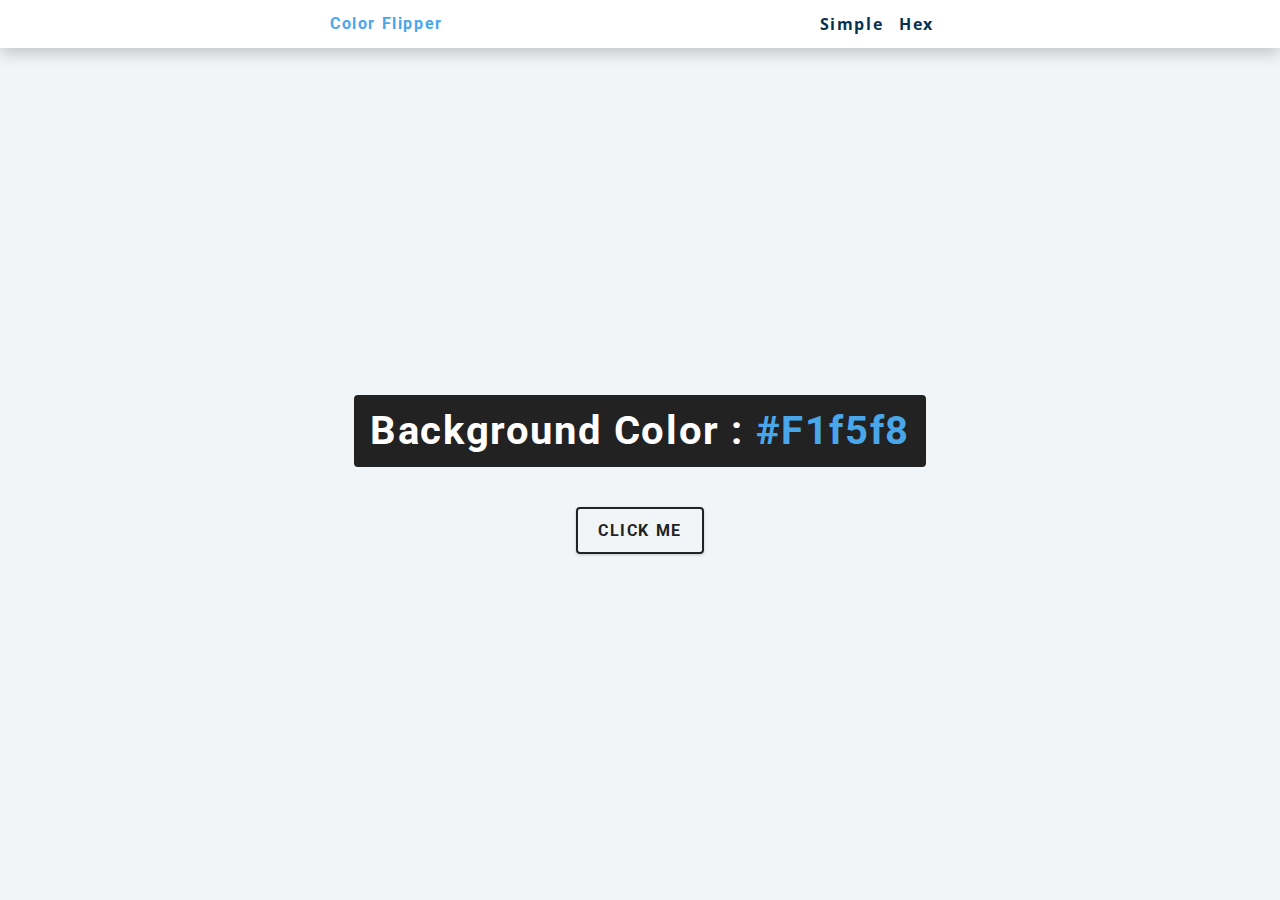
<file: 01-color-flipper/final/index.html>
<!DOCTYPE html>
<html lang="en">
  <head>
    <meta charset="UTF-8" />
    <meta name="viewport" content="width=device-width, initial-scale=1.0" />
    <title>Color Flipper || Simple</title>

    <!-- styles -->
    <link rel="stylesheet" href="styles.css" />
  </head>
  <body>
    <nav>
      <div class="nav-center">
        <h4>color flipper</h4>
        <ul class="nav-links">
          <li><a href="index.html">simple</a></li>
          <li><a href="hex.html">hex</a></li>
        </ul>
      </div>
    </nav>
    <main>
      <div class="container">
        <h2>background color : <span class="color">#f1f5f8</span></h2>
        <button class="btn btn-hero" id="btn">click me</button>
      </div>
    </main>
    <!-- javascript -->
    <script src="app.js"></script>
  </body>
</html>
</file>
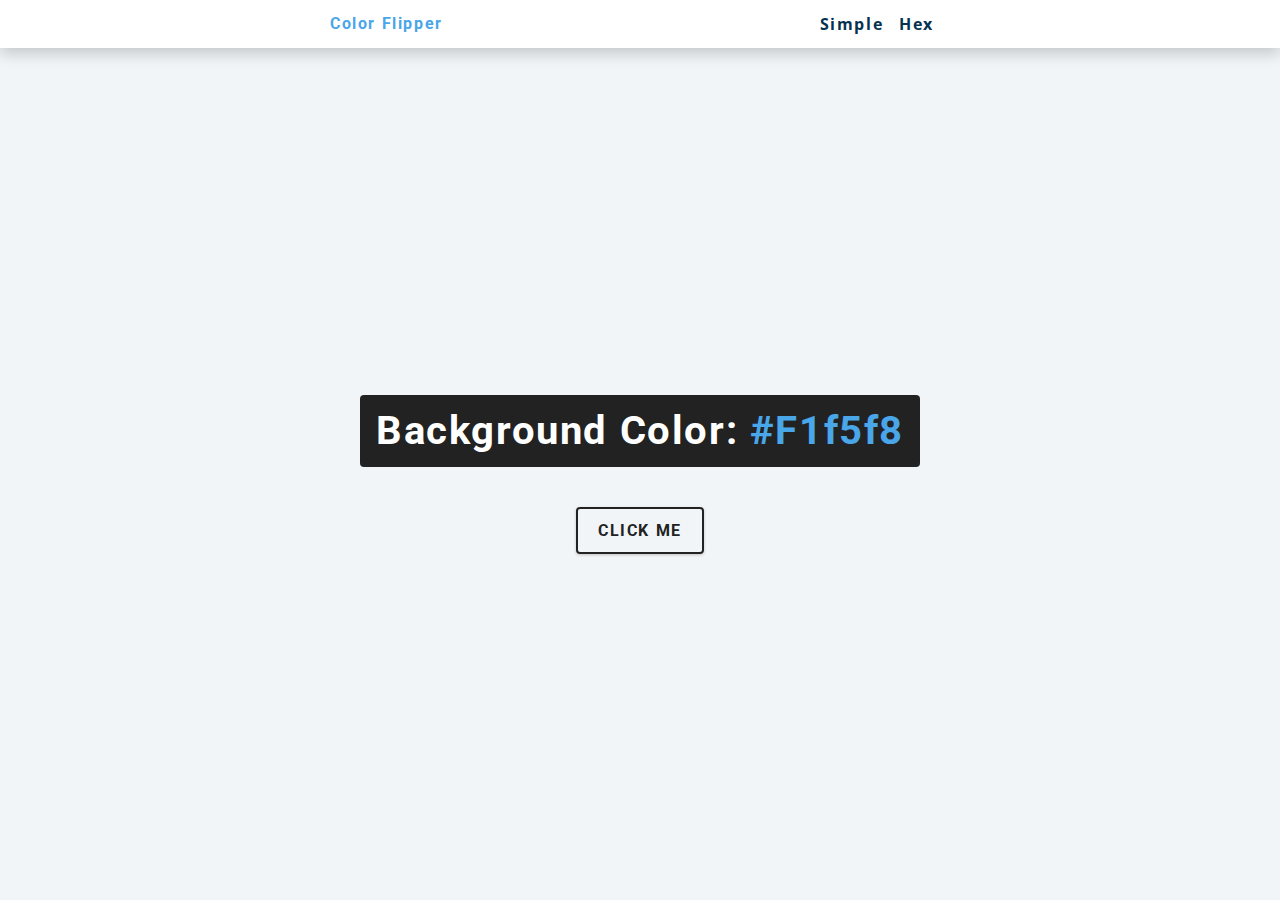
<file: 01-color-flipper/setup/index.html>
<!DOCTYPE html>
<html lang="en">
  <head>
    <meta charset="UTF-8" />
    <meta name="viewport" content="width=device-width, initial-scale=1.0" />
    <title>Color Flipper || Simple</title>

    <!-- styles -->
    <link rel="stylesheet" href="styles.css" />
  </head>
  <body>
    <!-- navbar -->
    <nav>
      <div class="nav-center">
        <h4>Color flipper</h4>
        <ul class="nav-links">
          <li><a href="index.htlm">Simple</a></li>
          <li><a href="hex.html">Hex</a></li>
        </ul>
      </div>
    </nav>
    <!-- main -->
    <main>
      <div class="container">
        <h2>Background color: <span class="color">#f1f5f8</span></h2>
        <button class="btn btn-hero" id="btn">Click me</button>
      </div>
    </main>

    <!-- javascript -->
    <script src="app.js"></script>
  </body>
</html>
</file>
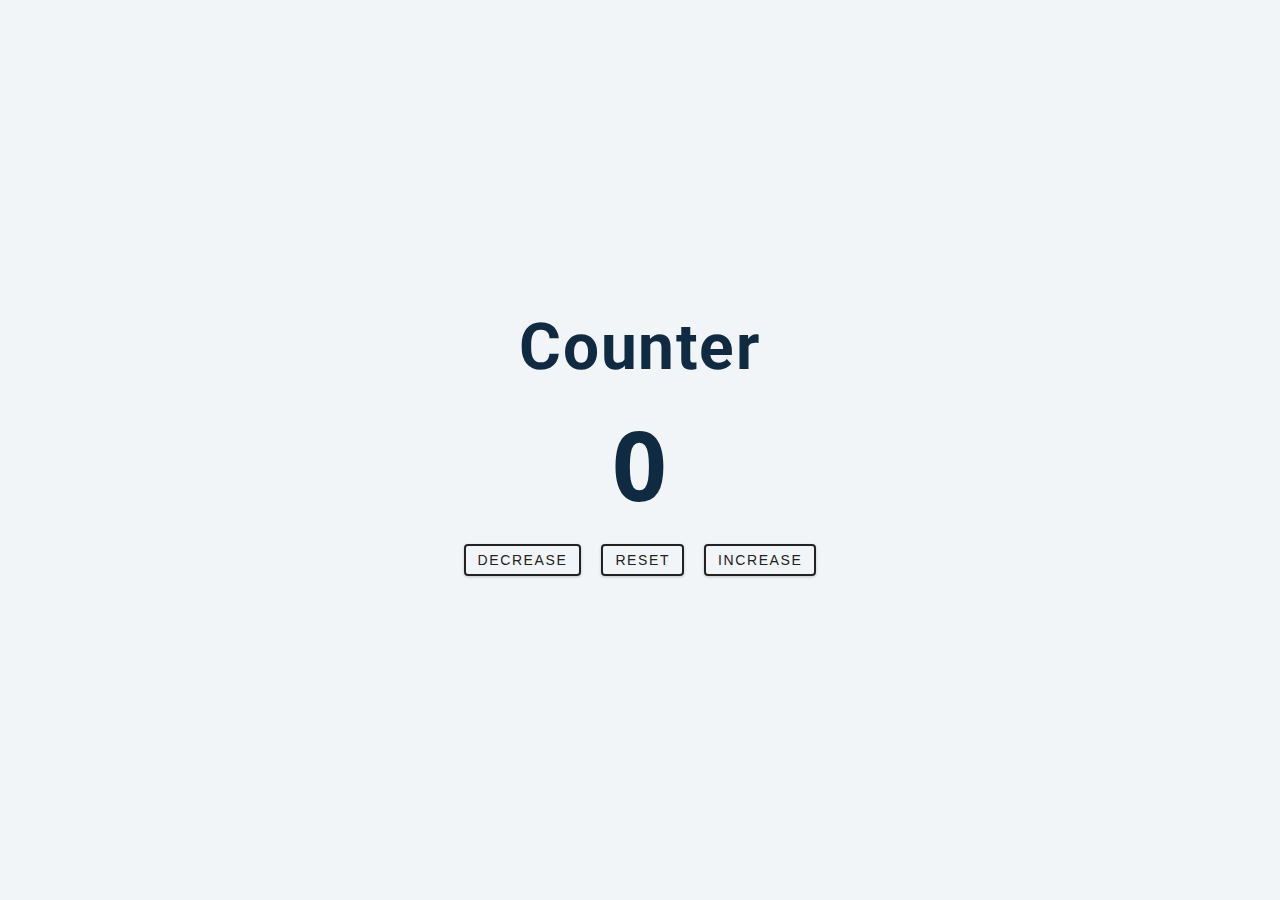
<file: 02-counter/final/index.html>
<!DOCTYPE html>
<html lang="en">
  <head>
    <meta charset="UTF-8" />
    <meta name="viewport" content="width=device-width, initial-scale=1.0" />
    <title>Counter</title>

    <!-- styles -->
    <link rel="stylesheet" href="styles.css" />
  </head>
  <body>
    <main>
      <div class="container">
        <h1>counter</h1>
        <span id="value">0</span>
        <div class="button-container">
          <button class="btn decrease">decrease</button>
          <button class="btn reset">reset</button>
          <button class="btn increase">increase</button>
        </div>
      </div>
    </main>
    <!-- javascript -->
    <script src="app.js"></script>
  </body>
</html>
</file>
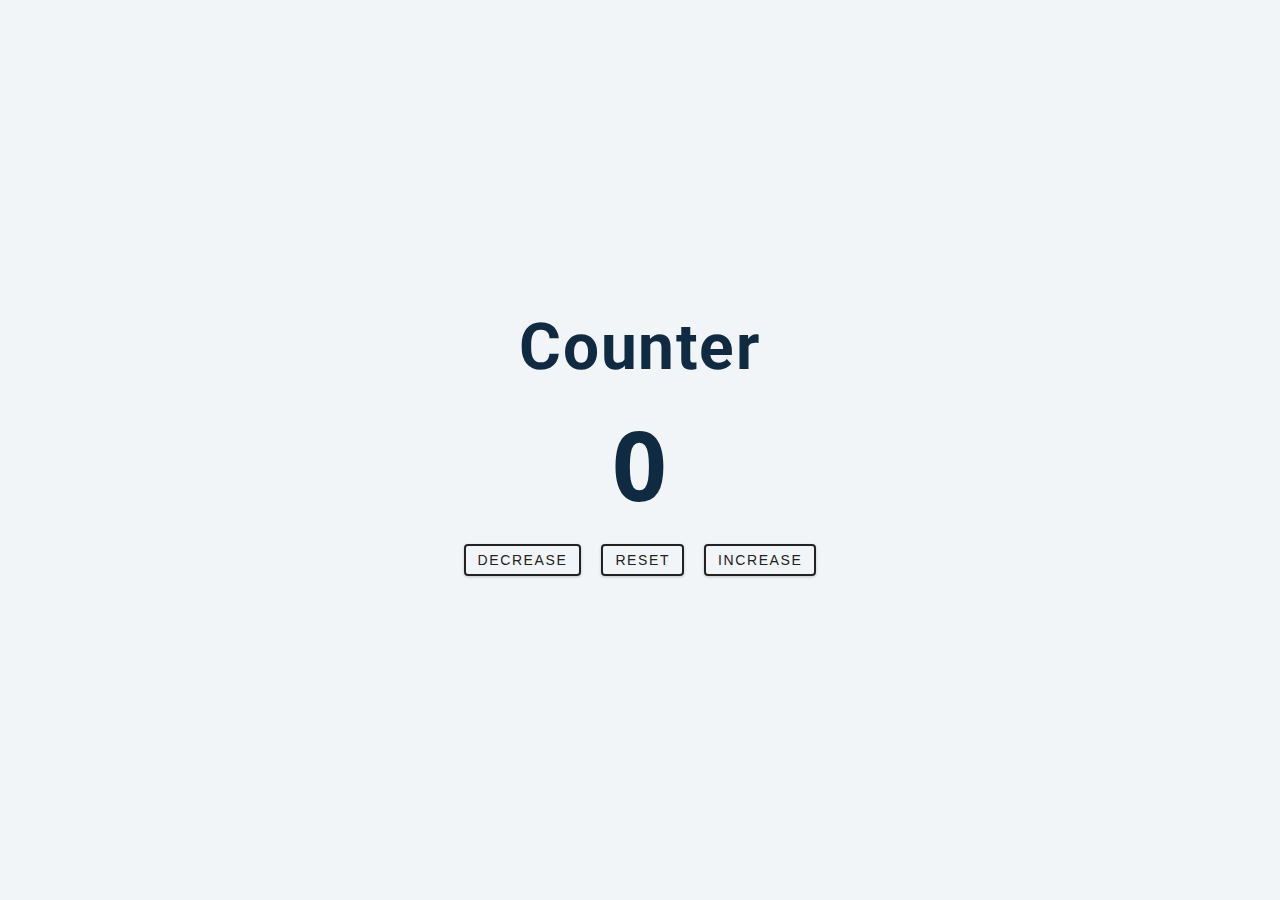
<file: 02-counter/setup/index.html>
<!DOCTYPE html>
<html lang="en">
  <head>
    <meta charset="UTF-8" />
    <meta name="viewport" content="width=device-width, initial-scale=1.0" />
    <title>Counter</title>

    <!-- styles -->
    <link rel="stylesheet" href="styles.css" />
  </head>
  <body>
    <main>
      <div class="container">
        <h1>counter</h1>
        <span id="value"> 0 </span>
        <div class="btn-container">
          <button class="btn decrease">Decrease</button>
          <button class="btn reset">Reset</button>
          <button class="btn increase">Increase</button>
        </div>
      </div>
    </main>
    <!-- javascript -->
    <script src="app.js"></script>
  </body>
</html>
</file>
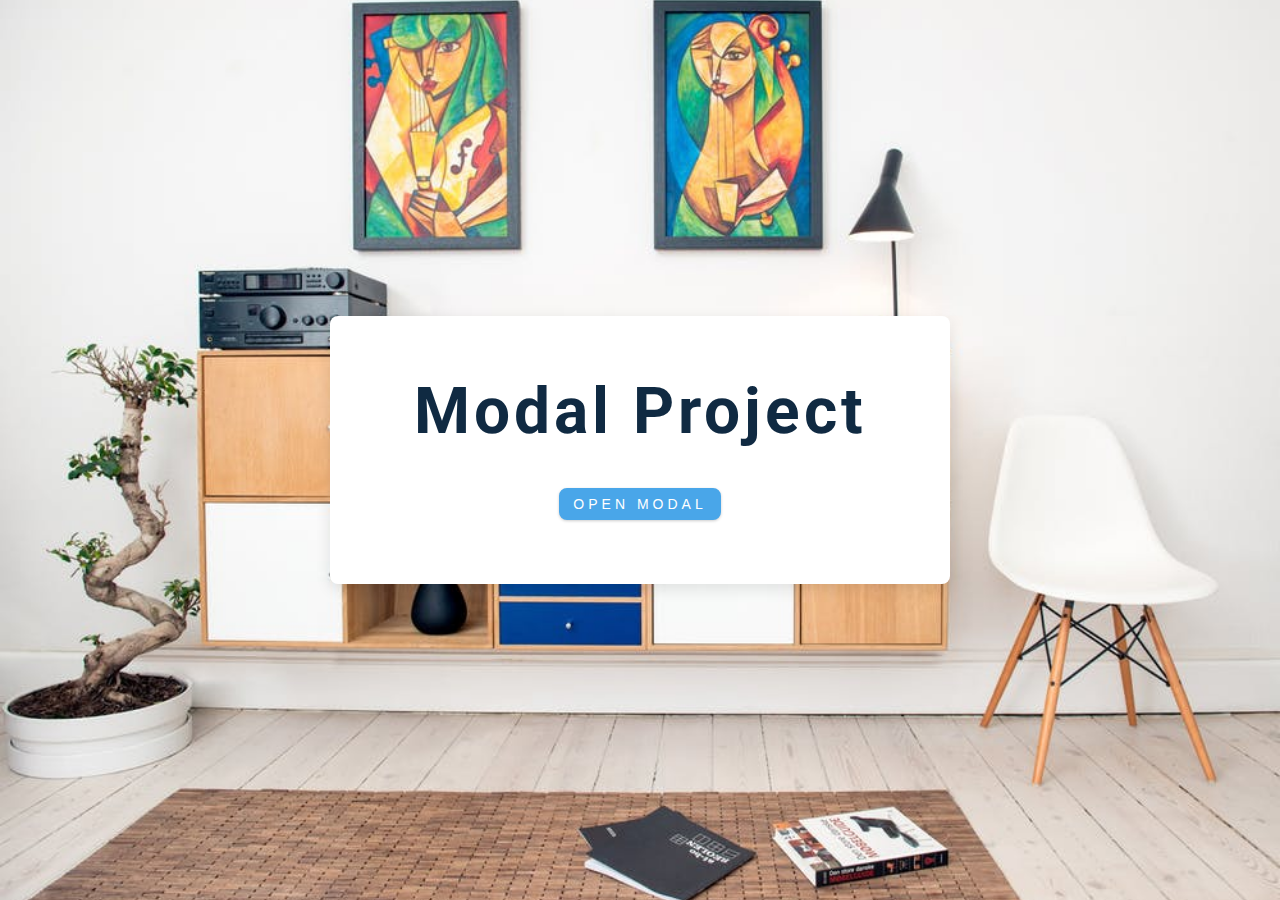
<file: 06-modal/final/index.html>
<!DOCTYPE html>
<html lang="en">
  <head>
    <meta charset="UTF-8" />
    <meta name="viewport" content="width=device-width, initial-scale=1.0" />
    <title>Modal</title>
    <!-- font-awesome -->
    <link
      rel="stylesheet"
      href="https://cdnjs.cloudflare.com/ajax/libs/font-awesome/5.14.0/css/all.min.css"
    />
    <!-- styles -->
    <link rel="stylesheet" href="styles.css" />
  </head>
  <body>
    <!-- hero -->
    <header class="hero">
      <div class="banner">
        <h1>modal project</h1>
        <button class="btn modal-btn">
          open modal
        </button>
      </div>
    </header>
    <!-- modal -->
    <div class="modal-overlay">
      <div class="modal-container">
        <h3>modal content</h3>
        <button class="close-btn"><i class="fas fa-times"></i></button>
      </div>
    </div>
    <!-- javascript -->
    <script src="app.js"></script>
  </body>
</html>
</file>
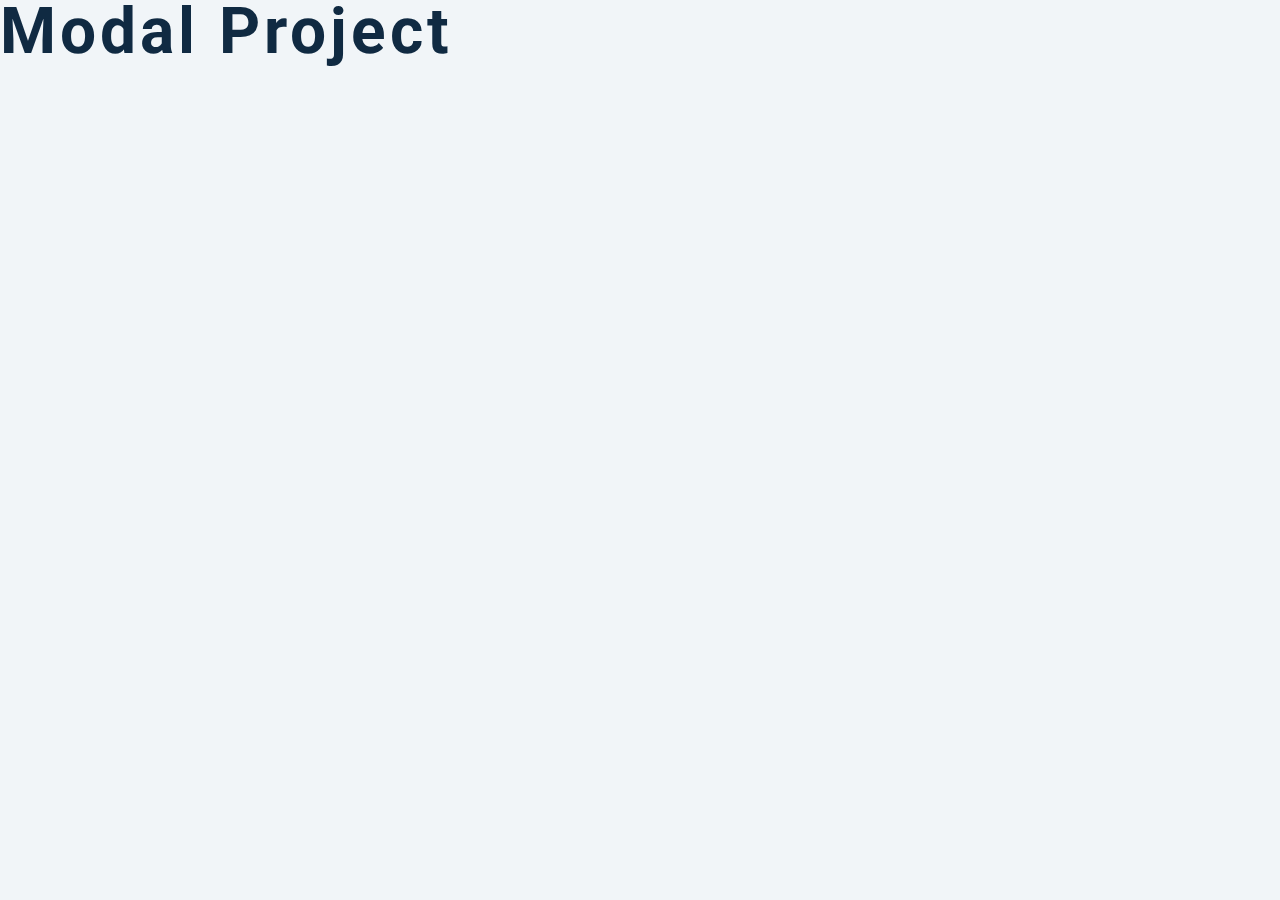
<file: 06-modal/setup/index.html>
<!DOCTYPE html>
<html lang="en">
  <head>
    <meta charset="UTF-8" />
    <meta name="viewport" content="width=device-width, initial-scale=1.0" />
    <title>Modal</title>
    <!-- font-awesome -->
    <link
      rel="stylesheet"
      href="https://cdnjs.cloudflare.com/ajax/libs/font-awesome/5.14.0/css/all.min.css"
    />
    <!-- styles -->
    <link rel="stylesheet" href="styles.css" />
  </head>
  <body>
    <h1>modal project</h1>
    <!-- javascript -->
    <script src="app.js"></script>
  </body>
</html>
</file>
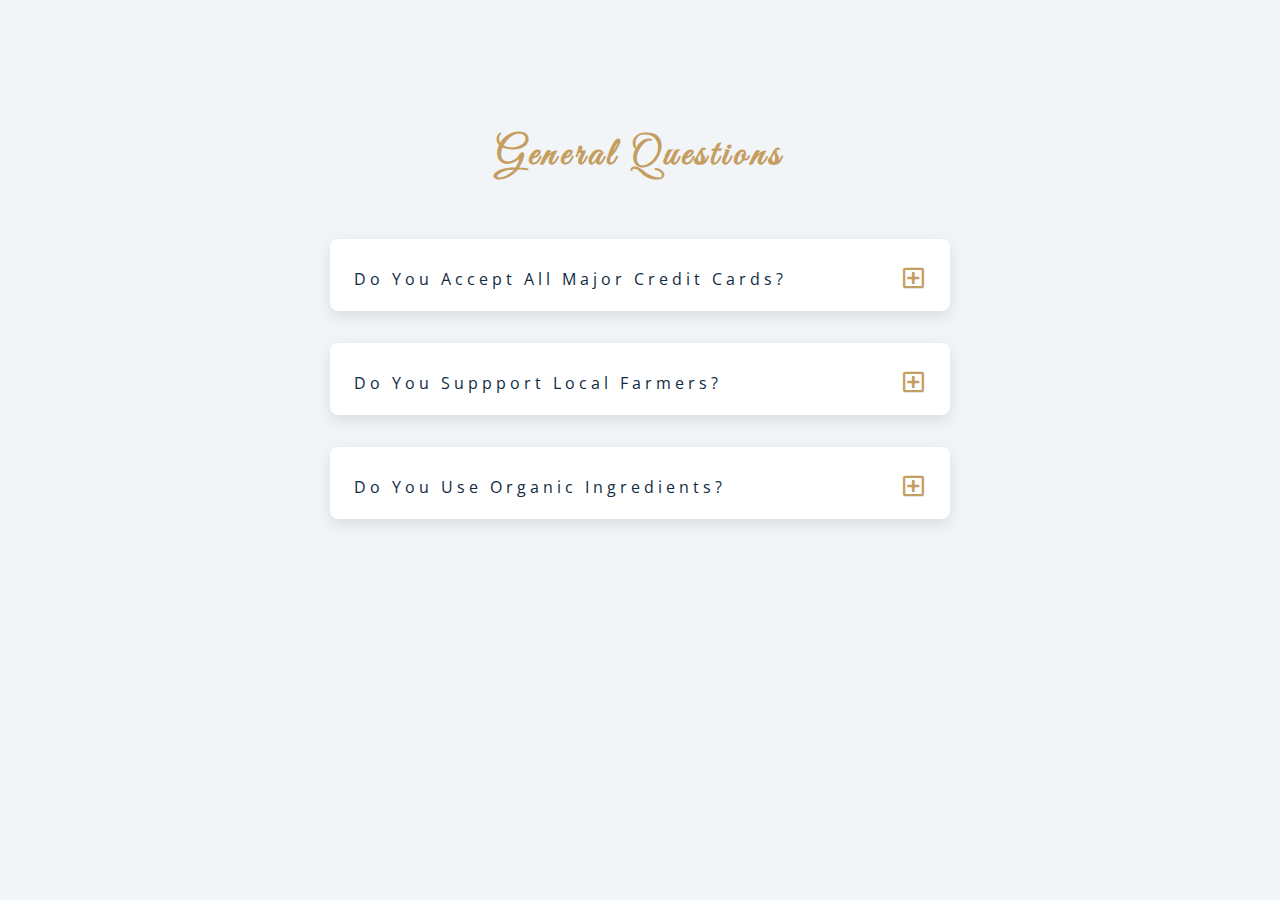
<file: 07-questions/final/index.html>
<!DOCTYPE html>
<html lang="en">
  <head>
    <meta charset="UTF-8" />
    <meta name="viewport" content="width=device-width, initial-scale=1.0" />
    <title>Q & A</title>
    <!-- font-awesome -->
    <link rel="stylesheet" href="https://cdnjs.cloudflare.com/ajax/libs/font-awesome/5.14.0/css/all.min.css" />
    <!-- extra fonts -->
    <link
      href="https://fonts.googleapis.com/css?family=Great+Vibes&display=swap"
      rel="stylesheet"
    />
    <!-- styles -->
    <link rel="stylesheet" href="styles.css" />
  </head>
  <body>
      <section class="questions">
        <!-- title -->
        <div class="title">
          <h2>general questions</h2>
        </div>
        <!-- questions -->
        <div class="section-center">
          <!-- single question -->
          <article class="question">
            <!-- question title -->
            <div class="question-title">
              <p>do you accept all major credit cards?</p>
              <button type="button" class="question-btn">
                <span class="plus-icon">
                  <i class="far fa-plus-square"></i>
                </span>
                <span class="minus-icon">
                  <i class="far fa-minus-square"></i>
                </span>
              </button>
            </div>
            <!-- question text -->
            <div class="question-text">
              <p>
                Lorem ipsum dolor sit amet, consectetur adipisicing elit. Est
                dolore illo dolores quia nemo doloribus quaerat, magni numquam
                repellat reprehenderit.
              </p>
            </div>
          </article>
          <!-- end of single question -->
          <!-- single question -->
          <article class="question">
            <!-- question title -->
            <div class="question-title">
              <p>do you suppport local farmers?</p>
              <button type="button" class="question-btn">
                <span class="plus-icon">
                  <i class="far fa-plus-square"></i>
                </span>
                <span class="minus-icon">
                  <i class="far fa-minus-square"></i>
                </span>
              </button>
            </div>
            <!-- question text -->
            <div class="question-text">
              <p>
                Lorem ipsum dolor sit amet, consectetur adipisicing elit. Est
                dolore illo dolores quia nemo doloribus quaerat, magni numquam
                repellat reprehenderit.
              </p>
            </div>
          </article>
          <!-- end of single question -->
          <!-- single question -->
          <article class="question">
            <!-- question title -->
            <div class="question-title">
              <p>do you use organic ingredients?</p>
              <!-- button -->
              <button type="button" class="question-btn">
                <span class="plus-icon">
                  <i class="far fa-plus-square"></i>
                </span>
                <span class="minus-icon">
                  <i class="far fa-minus-square"></i>
                </span>
              </button>
            </div>
            <!-- question text -->
            <div class="question-text">
              <p>
                Lorem ipsum dolor sit amet, consectetur adipisicing elit. Est
                dolore illo dolores quia nemo doloribus quaerat, magni numquam
                repellat reprehenderit.
              </p>
            </div>
          </article>
          <!-- end of single question -->
      </section>
    </main>
    <!-- javascript -->
    <script src="app.js"></script>
  </body>
</html>
</file>
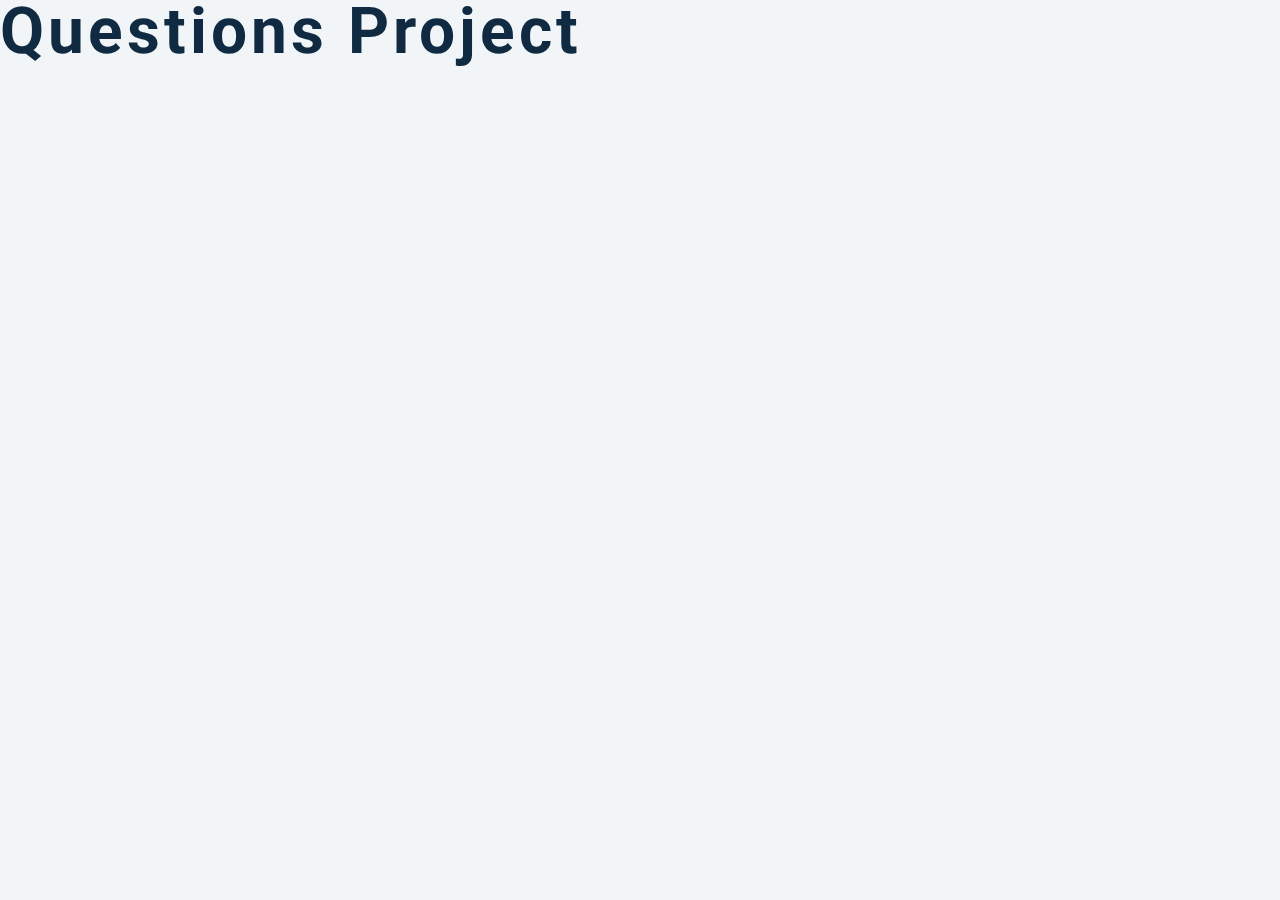
<file: 07-questions/setup/index.html>
<!DOCTYPE html>
<html lang="en">
  <head>
    <meta charset="UTF-8" />
    <meta name="viewport" content="width=device-width, initial-scale=1.0" />
    <title>Q & A</title>
    <!-- font-awesome -->
    <link
      rel="stylesheet"
      href="https://cdnjs.cloudflare.com/ajax/libs/font-awesome/5.14.0/css/all.min.css"
    />
    <!-- extra fonts -->
    <link
      href="https://fonts.googleapis.com/css?family=Great+Vibes&display=swap"
      rel="stylesheet"
    />
    <!-- styles -->
    <link rel="stylesheet" href="styles.css" />
  </head>
  <body>
    <h1>questions project</h1>
    <!-- javascript -->
    <script src="app.js"></script>
  </body>
</html>
</file>
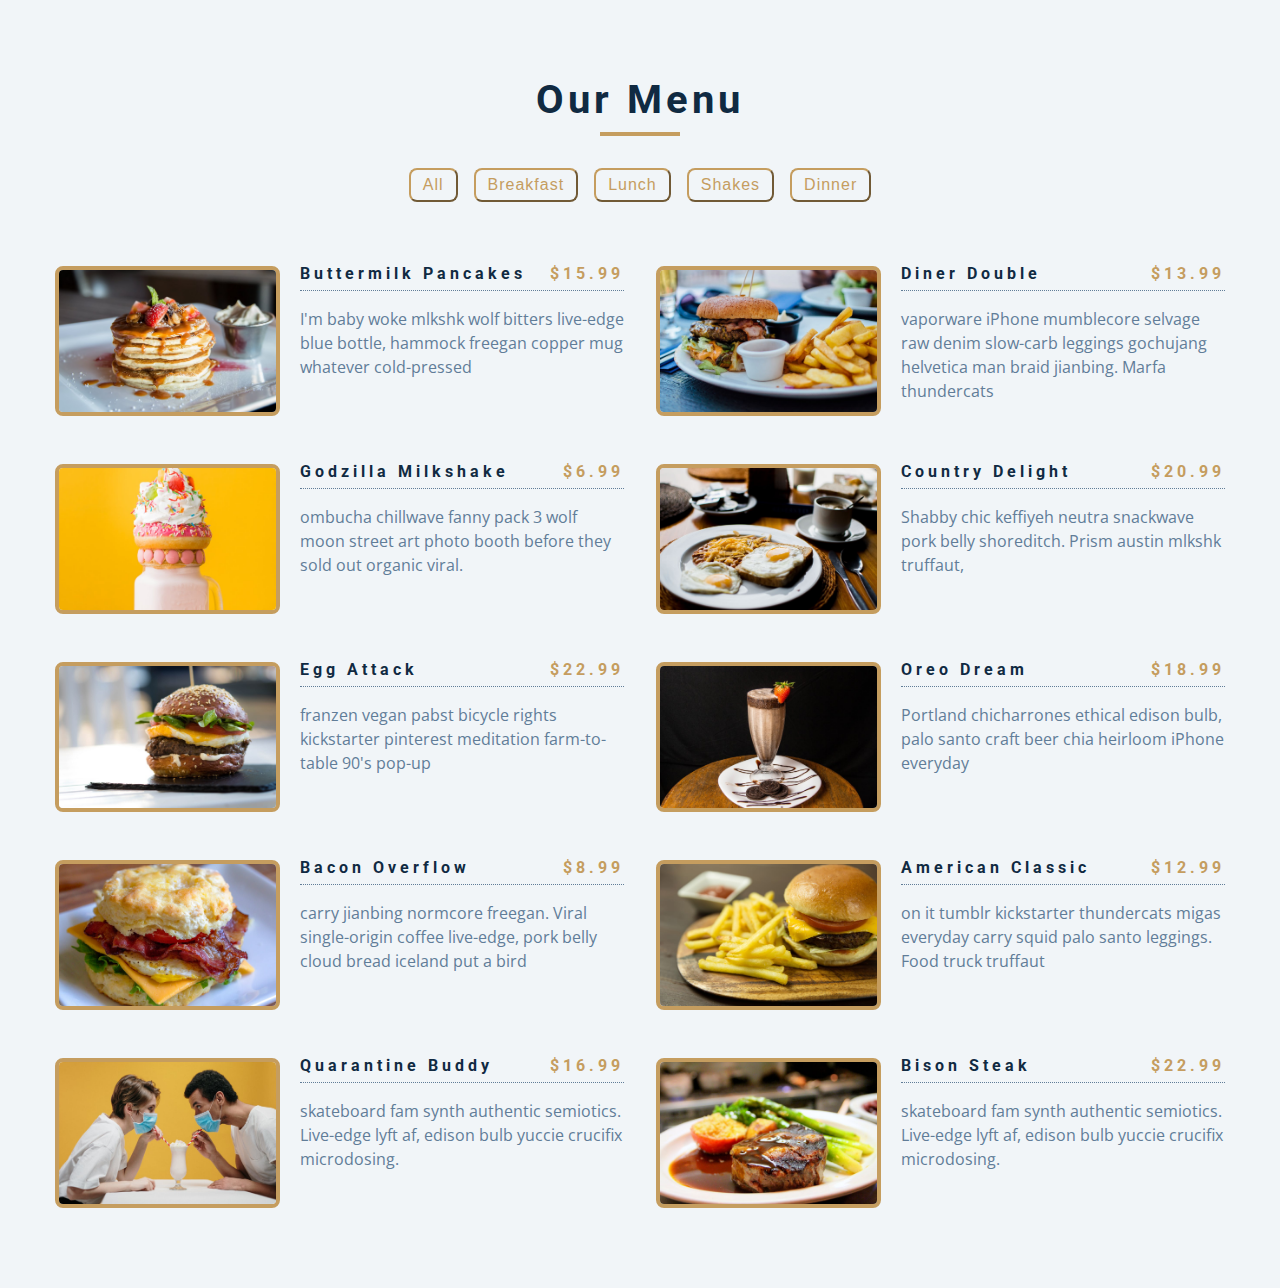
<file: 08-menu/final/index.html>
<!DOCTYPE html>
<html lang="en">
  <head>
    <meta charset="UTF-8" />
    <meta name="viewport" content="width=device-width, initial-scale=1.0" />
    <title>Menu</title>
    <!-- font-awesome -->
    <link
      rel="stylesheet"
      href="https://cdnjs.cloudflare.com/ajax/libs/font-awesome/5.14.0/css/all.min.css"
    />
    <!-- styles -->
    <link rel="stylesheet" href="styles.css" />
  </head>
  <body>
    <section class="menu">
      <!-- title -->
      <div class="title">
        <h2>our menu</h2>
        <div class="underline"></div>
      </div>
      <!-- filter buttons -->
      <div class="btn-container">
        <!-- <button type="button" class="filter-btn" data-id="all">all</button>
        <button type="button" class="filter-btn" data-id="breakfast">
          breakfast
        </button>
        <button type="button" class="filter-btn" data-id="lunch">lunch</button>
        <button type="button" class="filter-btn" data-id="shakes">
          shakes
        </button> -->
      </div>
      <!-- menu items -->
      <div class="section-center">
        <!-- single item -->
        <article class="menu-item">
          <img src="./menu-item.jpeg" alt="menu item" class="photo" />
          <div class="item-info">
            <header>
              <h4>buttermilk pancakes</h4>
              <h4 class="price">$15</h4>
            </header>
            <p class="item-text">
              Lorem ipsum dolor sit amet consectetur adipisicing elit.
              Repudiandae, sint quam. Et reprehenderit fugiat nesciunt inventore
              laboriosam excepturi! Quo, officia.
            </p>
          </div>
        </article>
        <!-- end of single item -->
        <!-- single item -->
        <article class="menu-item">
          <img src="./menu-item.jpeg" alt="menu item" class="photo" />
          <div class="item-info">
            <header>
              <h4>buttermilk pancakes</h4>
              <h4 class="price">$15</h4>
            </header>
            <p class="item-text">
              Lorem ipsum dolor sit amet consectetur adipisicing elit.
              Repudiandae, sint quam. Et reprehenderit fugiat nesciunt inventore
              laboriosam excepturi! Quo, officia.
            </p>
          </div>
        </article>
        <!-- end of single item -->
        <!-- single item -->
        <article class="menu-item">
          <img src="./menu-item.jpeg" alt="menu item" class="photo" />
          <div class="item-info">
            <header>
              <h4>buttermilk pancakes</h4>
              <h4 class="price">$15</h4>
            </header>
            <p class="item-text">
              Lorem ipsum dolor sit amet consectetur adipisicing elit.
              Repudiandae, sint quam. Et reprehenderit fugiat nesciunt inventore
              laboriosam excepturi! Quo, officia.
            </p>
          </div>
        </article>
        <!-- end of single item -->
      </div>
    </section>
    <!-- javascript -->
    <script src="app.js"></script>
  </body>
</html>
</file>
<file: 01-color-flipper/final/styles.css>
/*
=============== 
Fonts
===============
*/
@import url("https://fonts.googleapis.com/css?family=Open+Sans|Roboto:400,700&display=swap");

/*
=============== 
Variables
===============
*/

:root {
  /* dark shades of primary color*/
  --clr-primary-1: hsl(205, 86%, 17%);
  --clr-primary-2: hsl(205, 77%, 27%);
  --clr-primary-3: hsl(205, 72%, 37%);
  --clr-primary-4: hsl(205, 63%, 48%);
  /* primary/main color */
  --clr-primary-5: hsl(205, 78%, 60%);
  /* lighter shades of primary color */
  --clr-primary-6: hsl(205, 89%, 70%);
  --clr-primary-7: hsl(205, 90%, 76%);
  --clr-primary-8: hsl(205, 86%, 81%);
  --clr-primary-9: hsl(205, 90%, 88%);
  --clr-primary-10: hsl(205, 100%, 96%);
  /* darkest grey - used for headings */
  --clr-grey-1: hsl(209, 61%, 16%);
  --clr-grey-2: hsl(211, 39%, 23%);
  --clr-grey-3: hsl(209, 34%, 30%);
  --clr-grey-4: hsl(209, 28%, 39%);
  /* grey used for paragraphs */
  --clr-grey-5: hsl(210, 22%, 49%);
  --clr-grey-6: hsl(209, 23%, 60%);
  --clr-grey-7: hsl(211, 27%, 70%);
  --clr-grey-8: hsl(210, 31%, 80%);
  --clr-grey-9: hsl(212, 33%, 89%);
  --clr-grey-10: hsl(210, 36%, 96%);
  --clr-white: #fff;
  --clr-red-dark: hsl(360, 67%, 44%);
  --clr-red-light: hsl(360, 71%, 66%);
  --clr-green-dark: hsl(125, 67%, 44%);
  --clr-green-light: hsl(125, 71%, 66%);
  --clr-black: #222;
  --ff-primary: "Roboto", sans-serif;
  --ff-secondary: "Open Sans", sans-serif;
  --transition: all 0.3s linear;
  --spacing: 0.1rem;
  --radius: 0.25rem;
  --light-shadow: 0 5px 15px rgba(0, 0, 0, 0.1);
  --dark-shadow: 0 5px 15px rgba(0, 0, 0, 0.2);
  --max-width: 1170px;
  --fixed-width: 620px;
}
/*
=============== 
Global Styles
===============
*/

*,
::after,
::before {
  margin: 0;
  padding: 0;
  box-sizing: border-box;
}
body {
  font-family: var(--ff-secondary);
  background: var(--clr-grey-10);
  color: var(--clr-grey-1);
  line-height: 1.5;
  font-size: 0.875rem;
}
ul {
  list-style-type: none;
}
a {
  text-decoration: none;
}
h1,
h2,
h3,
h4 {
  letter-spacing: var(--spacing);
  text-transform: capitalize;
  line-height: 1.25;
  margin-bottom: 0.75rem;
  font-family: var(--ff-primary);
}
h1 {
  font-size: 3rem;
}
h2 {
  font-size: 2rem;
}
h3 {
  font-size: 1.25rem;
}
h4 {
  font-size: 0.875rem;
}
p {
  margin-bottom: 1.25rem;
  color: var(--clr-grey-5);
}
@media screen and (min-width: 800px) {
  h1 {
    font-size: 4rem;
  }
  h2 {
    font-size: 2.5rem;
  }
  h3 {
    font-size: 1.75rem;
  }
  h4 {
    font-size: 1rem;
  }
  body {
    font-size: 1rem;
  }
  h1,
  h2,
  h3,
  h4 {
    line-height: 1;
  }
}
/*  global classes */

/* section */
.section {
  padding: 5rem 0;
}

.section-center {
  width: 90vw;
  margin: 0 auto;
  max-width: 1170px;
}
@media screen and (min-width: 992px) {
  .section-center {
    width: 95vw;
  }
}
main {
  min-height: 100vh;
  display: grid;
  place-items: center;
}

/*
=============== 
Nav
===============
*/
nav {
  background: var(--clr-white);
  height: 3rem;
  display: grid;
  align-items: center;
  box-shadow: var(--dark-shadow);
}
.nav-center {
  width: 90vw;
  max-width: var(--fixed-width);
  margin: 0 auto;
  display: flex;
  align-items: center;
  justify-content: space-between;
}
.nav-center h4 {
  margin-bottom: 0;
  color: var(--clr-primary-5);
}
.nav-links {
  display: flex;
}
nav a {
  text-transform: capitalize;
  font-weight: 700;
  font-size: 1rem;
  color: var(--clr-primary-1);
  letter-spacing: var(--spacing);
  margin-right: 1rem;
}
nav a:hover {
  color: var(--clr-primary-5);
}
/*
=============== 
Container
===============
*/
main {
  min-height: calc(100vh - 3rem);
  display: grid;
  place-items: center;
}
.container {
  text-align: center;
}
.container h2 {
  background: var(--clr-black);
  color: var(--clr-white);
  padding: 1rem;
  border-radius: var(--radius);
  margin-bottom: 2.5rem;
}
.color {
  color: var(--clr-primary-5);
}
.btn-hero {
  font-family: var(--ff-primary);
  text-transform: uppercase;
  background: transparent;
  color: var(--clr-black);
  letter-spacing: var(--spacing);
  display: inline-block;
  font-weight: 700;
  transition: var(--transition);
  border: 2px solid var(--clr-black);
  cursor: pointer;
  box-shadow: 0 1px 3px rgba(0, 0, 0, 0.2);
  border-radius: var(--radius);
  font-size: 1rem;
  padding: 0.75rem 1.25rem;
}
.btn-hero:hover {
  color: var(--clr-white);
  background: var(--clr-black);
}
</file>
<file: 01-color-flipper/setup/styles.css>
/*
=============== 
Fonts
===============
*/
@import url("https://fonts.googleapis.com/css?family=Open+Sans|Roboto:400,700&display=swap");

/*
=============== 
Variables
===============
*/

:root {
  /* dark shades of primary color*/
  --clr-primary-1: hsl(205, 86%, 17%);
  --clr-primary-2: hsl(205, 77%, 27%);
  --clr-primary-3: hsl(205, 72%, 37%);
  --clr-primary-4: hsl(205, 63%, 48%);
  /* primary/main color */
  --clr-primary-5: hsl(205, 78%, 60%);
  /* lighter shades of primary color */
  --clr-primary-6: hsl(205, 89%, 70%);
  --clr-primary-7: hsl(205, 90%, 76%);
  --clr-primary-8: hsl(205, 86%, 81%);
  --clr-primary-9: hsl(205, 90%, 88%);
  --clr-primary-10: hsl(205, 100%, 96%);
  /* darkest grey - used for headings */
  --clr-grey-1: hsl(209, 61%, 16%);
  --clr-grey-2: hsl(211, 39%, 23%);
  --clr-grey-3: hsl(209, 34%, 30%);
  --clr-grey-4: hsl(209, 28%, 39%);
  /* grey used for paragraphs */
  --clr-grey-5: hsl(210, 22%, 49%);
  --clr-grey-6: hsl(209, 23%, 60%);
  --clr-grey-7: hsl(211, 27%, 70%);
  --clr-grey-8: hsl(210, 31%, 80%);
  --clr-grey-9: hsl(212, 33%, 89%);
  --clr-grey-10: hsl(210, 36%, 96%);
  --clr-white: #fff;
  --clr-red-dark: hsl(360, 67%, 44%);
  --clr-red-light: hsl(360, 71%, 66%);
  --clr-green-dark: hsl(125, 67%, 44%);
  --clr-green-light: hsl(125, 71%, 66%);
  --clr-black: #222;
  --ff-primary: "Roboto", sans-serif;
  --ff-secondary: "Open Sans", sans-serif;
  --transition: all 0.3s linear;
  --spacing: 0.1rem;
  --radius: 0.25rem;
  --light-shadow: 0 5px 15px rgba(0, 0, 0, 0.1);
  --dark-shadow: 0 5px 15px rgba(0, 0, 0, 0.2);
  --max-width: 1170px;
  --fixed-width: 620px;
}
/*
=============== 
Global Styles
===============
*/

*,
::after,
::before {
  margin: 0;
  padding: 0;
  box-sizing: border-box;
}
body {
  font-family: var(--ff-secondary);
  background: var(--clr-grey-10);
  color: var(--clr-grey-1);
  line-height: 1.5;
  font-size: 0.875rem;
}
ul {
  list-style-type: none;
}
a {
  text-decoration: none;
}
h1,
h2,
h3,
h4 {
  letter-spacing: var(--spacing);
  text-transform: capitalize;
  line-height: 1.25;
  margin-bottom: 0.75rem;
  font-family: var(--ff-primary);
}
h1 {
  font-size: 3rem;
}
h2 {
  font-size: 2rem;
}
h3 {
  font-size: 1.25rem;
}
h4 {
  font-size: 0.875rem;
}
p {
  margin-bottom: 1.25rem;
  color: var(--clr-grey-5);
}
@media screen and (min-width: 800px) {
  h1 {
    font-size: 4rem;
  }
  h2 {
    font-size: 2.5rem;
  }
  h3 {
    font-size: 1.75rem;
  }
  h4 {
    font-size: 1rem;
  }
  body {
    font-size: 1rem;
  }
  h1,
  h2,
  h3,
  h4 {
    line-height: 1;
  }
}
/*  global classes */

/* section */
.section {
  padding: 5rem 0;
}

.section-center {
  width: 90vw;
  margin: 0 auto;
  max-width: 1170px;
}
@media screen and (min-width: 992px) {
  .section-center {
    width: 95vw;
  }
}
main {
  min-height: 100vh;
  display: grid;
  place-items: center;
}

/*
=============== 
Nav
===============
*/
nav {
  background: var(--clr-white);
  height: 3rem;
  display: grid;
  align-items: center;
  box-shadow: var(--dark-shadow);
}
.nav-center {
  width: 90vw;
  max-width: var(--fixed-width);
  margin: 0 auto;
  display: flex;
  align-items: center;
  justify-content: space-between;
}
.nav-center h4 {
  margin-bottom: 0;
  color: var(--clr-primary-5);
}
.nav-links {
  display: flex;
}
nav a {
  text-transform: capitalize;
  font-weight: 700;
  font-size: 1rem;
  color: var(--clr-primary-1);
  letter-spacing: var(--spacing);
  margin-right: 1rem;
}
nav a:hover {
  color: var(--clr-primary-5);
}
/*
=============== 
Container
===============
*/
main {
  min-height: calc(100vh - 3rem);
  display: grid;
  place-items: center;
}
.container {
  text-align: center;
}
.container h2 {
  background: var(--clr-black);
  color: var(--clr-white);
  padding: 1rem;
  border-radius: var(--radius);
  margin-bottom: 2.5rem;
}
.color {
  color: var(--clr-primary-5);
}
.btn-hero {
  font-family: var(--ff-primary);
  text-transform: uppercase;
  background: transparent;
  color: var(--clr-black);
  letter-spacing: var(--spacing);
  display: inline-block;
  font-weight: 700;
  transition: var(--transition);
  border: 2px solid var(--clr-black);
  cursor: pointer;
  box-shadow: 0 1px 3px rgba(0, 0, 0, 0.2);
  border-radius: var(--radius);
  font-size: 1rem;
  padding: 0.75rem 1.25rem;
}
.btn-hero:hover {
  color: var(--clr-white);
  background: var(--clr-black);
}
</file>
<file: 02-counter/final/styles.css>
/*
=============== 
Fonts
===============
*/
@import url("https://fonts.googleapis.com/css?family=Open+Sans|Roboto:400,700&display=swap");

/*
=============== 
Variables
===============
*/

:root {
  /* dark shades of primary color*/
  --clr-primary-1: hsl(205, 86%, 17%);
  --clr-primary-2: hsl(205, 77%, 27%);
  --clr-primary-3: hsl(205, 72%, 37%);
  --clr-primary-4: hsl(205, 63%, 48%);
  /* primary/main color */
  --clr-primary-5: hsl(205, 78%, 60%);
  /* lighter shades of primary color */
  --clr-primary-6: hsl(205, 89%, 70%);
  --clr-primary-7: hsl(205, 90%, 76%);
  --clr-primary-8: hsl(205, 86%, 81%);
  --clr-primary-9: hsl(205, 90%, 88%);
  --clr-primary-10: hsl(205, 100%, 96%);
  /* darkest grey - used for headings */
  --clr-grey-1: hsl(209, 61%, 16%);
  --clr-grey-2: hsl(211, 39%, 23%);
  --clr-grey-3: hsl(209, 34%, 30%);
  --clr-grey-4: hsl(209, 28%, 39%);
  /* grey used for paragraphs */
  --clr-grey-5: hsl(210, 22%, 49%);
  --clr-grey-6: hsl(209, 23%, 60%);
  --clr-grey-7: hsl(211, 27%, 70%);
  --clr-grey-8: hsl(210, 31%, 80%);
  --clr-grey-9: hsl(212, 33%, 89%);
  --clr-grey-10: hsl(210, 36%, 96%);
  --clr-white: #fff;
  --clr-red-dark: hsl(360, 67%, 44%);
  --clr-red-light: hsl(360, 71%, 66%);
  --clr-green-dark: hsl(125, 67%, 44%);
  --clr-green-light: hsl(125, 71%, 66%);
  --clr-black: #222;
  --ff-primary: "Roboto", sans-serif;
  --ff-secondary: "Open Sans", sans-serif;
  --transition: all 0.3s linear;
  --spacing: 0.1rem;
  --radius: 0.25rem;
  --light-shadow: 0 5px 15px rgba(0, 0, 0, 0.1);
  --dark-shadow: 0 5px 15px rgba(0, 0, 0, 0.2);
  --max-width: 1170px;
  --fixed-width: 620px;
}
/*
=============== 
Global Styles
===============
*/

*,
::after,
::before {
  margin: 0;
  padding: 0;
  box-sizing: border-box;
}
body {
  font-family: var(--ff-secondary);
  background: var(--clr-grey-10);
  color: var(--clr-grey-1);
  line-height: 1.5;
  font-size: 0.875rem;
}
ul {
  list-style-type: none;
}
a {
  text-decoration: none;
}
h1,
h2,
h3,
h4 {
  letter-spacing: var(--spacing);
  text-transform: capitalize;
  line-height: 1.25;
  margin-bottom: 0.75rem;
  font-family: var(--ff-primary);
}
h1 {
  font-size: 3rem;
}
h2 {
  font-size: 2rem;
}
h3 {
  font-size: 1.25rem;
}
h4 {
  font-size: 0.875rem;
}
p {
  margin-bottom: 1.25rem;
  color: var(--clr-grey-5);
}
@media screen and (min-width: 800px) {
  h1 {
    font-size: 4rem;
  }
  h2 {
    font-size: 2.5rem;
  }
  h3 {
    font-size: 1.75rem;
  }
  h4 {
    font-size: 1rem;
  }
  body {
    font-size: 1rem;
  }
  h1,
  h2,
  h3,
  h4 {
    line-height: 1;
  }
}
/*  global classes */

/* section */
.section {
  padding: 5rem 0;
}

.section-center {
  width: 90vw;
  margin: 0 auto;
  max-width: 1170px;
}
@media screen and (min-width: 992px) {
  .section-center {
    width: 95vw;
  }
}
main {
  min-height: 100vh;
  display: grid;
  place-items: center;
}

/*
=============== 
Counter
===============
*/

main {
  min-height: 100vh;
  display: grid;
  place-items: center;
}
.container {
  text-align: center;
}
#value {
  font-size: 6rem;
  font-weight: bold;
}
.btn {
  text-transform: uppercase;
  background: transparent;
  color: var(--clr-black);
  padding: 0.375rem 0.75rem;
  letter-spacing: var(--spacing);
  display: inline-block;
  transition: var(--transition);
  font-size: 0.875rem;
  border: 2px solid var(--clr-black);
  cursor: pointer;
  box-shadow: 0 1px 3px rgba(0, 0, 0, 0.2);
  border-radius: var(--radius);
  margin: 0.5rem;
}
.btn:hover {
  color: var(--clr-white);
  background: var(--clr-black);
}
</file>
<file: 02-counter/setup/styles.css>
/*
=============== 
Fonts
===============
*/
@import url("https://fonts.googleapis.com/css?family=Open+Sans|Roboto:400,700&display=swap");

/*
=============== 
Variables
===============
*/

:root {
  /* dark shades of primary color*/
  --clr-primary-1: hsl(205, 86%, 17%);
  --clr-primary-2: hsl(205, 77%, 27%);
  --clr-primary-3: hsl(205, 72%, 37%);
  --clr-primary-4: hsl(205, 63%, 48%);
  /* primary/main color */
  --clr-primary-5: hsl(205, 78%, 60%);
  /* lighter shades of primary color */
  --clr-primary-6: hsl(205, 89%, 70%);
  --clr-primary-7: hsl(205, 90%, 76%);
  --clr-primary-8: hsl(205, 86%, 81%);
  --clr-primary-9: hsl(205, 90%, 88%);
  --clr-primary-10: hsl(205, 100%, 96%);
  /* darkest grey - used for headings */
  --clr-grey-1: hsl(209, 61%, 16%);
  --clr-grey-2: hsl(211, 39%, 23%);
  --clr-grey-3: hsl(209, 34%, 30%);
  --clr-grey-4: hsl(209, 28%, 39%);
  /* grey used for paragraphs */
  --clr-grey-5: hsl(210, 22%, 49%);
  --clr-grey-6: hsl(209, 23%, 60%);
  --clr-grey-7: hsl(211, 27%, 70%);
  --clr-grey-8: hsl(210, 31%, 80%);
  --clr-grey-9: hsl(212, 33%, 89%);
  --clr-grey-10: hsl(210, 36%, 96%);
  --clr-white: #fff;
  --clr-red-dark: hsl(360, 67%, 44%);
  --clr-red-light: hsl(360, 71%, 66%);
  --clr-green-dark: hsl(125, 67%, 44%);
  --clr-green-light: hsl(125, 71%, 66%);
  --clr-black: #222;
  --ff-primary: "Roboto", sans-serif;
  --ff-secondary: "Open Sans", sans-serif;
  --transition: all 0.3s linear;
  --spacing: 0.1rem;
  --radius: 0.25rem;
  --light-shadow: 0 5px 15px rgba(0, 0, 0, 0.1);
  --dark-shadow: 0 5px 15px rgba(0, 0, 0, 0.2);
  --max-width: 1170px;
  --fixed-width: 620px;
}
/*
=============== 
Global Styles
===============
*/

*,
::after,
::before {
  margin: 0;
  padding: 0;
  box-sizing: border-box;
}
body {
  font-family: var(--ff-secondary);
  background: var(--clr-grey-10);
  color: var(--clr-grey-1);
  line-height: 1.5;
  font-size: 0.875rem;
}
ul {
  list-style-type: none;
}
a {
  text-decoration: none;
}
h1,
h2,
h3,
h4 {
  letter-spacing: var(--spacing);
  text-transform: capitalize;
  line-height: 1.25;
  margin-bottom: 0.75rem;
  font-family: var(--ff-primary);
}
h1 {
  font-size: 3rem;
}
h2 {
  font-size: 2rem;
}
h3 {
  font-size: 1.25rem;
}
h4 {
  font-size: 0.875rem;
}
p {
  margin-bottom: 1.25rem;
  color: var(--clr-grey-5);
}
@media screen and (min-width: 800px) {
  h1 {
    font-size: 4rem;
  }
  h2 {
    font-size: 2.5rem;
  }
  h3 {
    font-size: 1.75rem;
  }
  h4 {
    font-size: 1rem;
  }
  body {
    font-size: 1rem;
  }
  h1,
  h2,
  h3,
  h4 {
    line-height: 1;
  }
}
/*  global classes */

/* section */
.section {
  padding: 5rem 0;
}

.section-center {
  width: 90vw;
  margin: 0 auto;
  max-width: 1170px;
}
@media screen and (min-width: 992px) {
  .section-center {
    width: 95vw;
  }
}
main {
  min-height: 100vh;
  display: grid;
  place-items: center;
}

/*
=============== 
Counter
===============
*/

main {
  min-height: 100vh;
  display: grid;
  place-items: center;
}
.container {
  text-align: center;
}
#value {
  font-size: 6rem;
  font-weight: bold;
}
.btn {
  text-transform: uppercase;
  background: transparent;
  color: var(--clr-black);
  padding: 0.375rem 0.75rem;
  letter-spacing: var(--spacing);
  display: inline-block;
  transition: var(--transition);
  font-size: 0.875rem;
  border: 2px solid var(--clr-black);
  cursor: pointer;
  box-shadow: 0 1px 3px rgba(0, 0, 0, 0.2);
  border-radius: var(--radius);
  margin: 0.5rem;
}
.btn:hover {
  color: var(--clr-white);
  background: var(--clr-black);
}
</file>
<file: 06-modal/final/styles.css>
/*
=============== 
Fonts
===============
*/
@import url("https://fonts.googleapis.com/css?family=Open+Sans|Roboto:400,700&display=swap");

/*
=============== 
Variables
===============
*/

:root {
  /* dark shades of primary color*/
  --clr-primary-1: hsl(205, 86%, 17%);
  --clr-primary-2: hsl(205, 77%, 27%);
  --clr-primary-3: hsl(205, 72%, 37%);
  --clr-primary-4: hsl(205, 63%, 48%);
  /* primary/main color */
  --clr-primary-5: #49a6e9;
  /* --clr-primary-5: rgb(73, 166, 233); */
  /* lighter shades of primary color */
  --clr-primary-6: hsl(205, 89%, 70%);
  --clr-primary-7: hsl(205, 90%, 76%);
  --clr-primary-8: hsl(205, 86%, 81%);
  --clr-primary-9: hsl(205, 90%, 88%);
  --clr-primary-10: hsl(205, 100%, 96%);
  /* darkest grey - used for headings */
  --clr-grey-1: hsl(209, 61%, 16%);
  --clr-grey-2: hsl(211, 39%, 23%);
  --clr-grey-3: hsl(209, 34%, 30%);
  --clr-grey-4: hsl(209, 28%, 39%);
  /* grey used for paragraphs */
  --clr-grey-5: hsl(210, 22%, 49%);
  --clr-grey-6: hsl(209, 23%, 60%);
  --clr-grey-7: hsl(211, 27%, 70%);
  --clr-grey-8: hsl(210, 31%, 80%);
  --clr-grey-9: hsl(212, 33%, 89%);
  --clr-grey-10: hsl(210, 36%, 96%);
  --clr-white: #fff;
  --clr-red-dark: hsl(360, 67%, 44%);
  --clr-red-light: hsl(360, 71%, 66%);
  --clr-green-dark: hsl(125, 67%, 44%);
  --clr-green-light: hsl(125, 71%, 66%);
  --clr-black: #222;
  --ff-primary: "Roboto", sans-serif;
  --ff-secondary: "Open Sans", sans-serif;
  --transition: all 0.3s linear;
  --spacing: 0.25rem;
  --radius: 0.5rem;
  --light-shadow: 0 5px 15px rgba(0, 0, 0, 0.1);
  --dark-shadow: 0 5px 15px rgba(0, 0, 0, 0.2);
  --max-width: 1170px;
  --fixed-width: 620px;
}
/*
=============== 
Global Styles
===============
*/

*,
::after,
::before {
  margin: 0;
  padding: 0;
  box-sizing: border-box;
}
body {
  font-family: var(--ff-secondary);
  background: var(--clr-grey-10);
  color: var(--clr-grey-1);
  line-height: 1.5;
  font-size: 0.875rem;
}
ul {
  list-style-type: none;
}
a {
  text-decoration: none;
}
img:not(.logo) {
  width: 100%;
}
img {
  display: block;
}

h1,
h2,
h3,
h4 {
  letter-spacing: var(--spacing);
  text-transform: capitalize;
  line-height: 1.25;
  margin-bottom: 0.75rem;
  font-family: var(--ff-primary);
}
h1 {
  font-size: 3rem;
}
h2 {
  font-size: 2rem;
}
h3 {
  font-size: 1.25rem;
}
h4 {
  font-size: 0.875rem;
}
p {
  margin-bottom: 1.25rem;
  color: var(--clr-grey-5);
}
@media screen and (min-width: 800px) {
  h1 {
    font-size: 4rem;
  }
  h2 {
    font-size: 2.5rem;
  }
  h3 {
    font-size: 1.75rem;
  }
  h4 {
    font-size: 1rem;
  }
  body {
    font-size: 1rem;
  }
  h1,
  h2,
  h3,
  h4 {
    line-height: 1;
  }
}
/*  global classes */

.btn {
  text-transform: uppercase;
  background: transparent;
  color: var(--clr-black);
  padding: 0.375rem 0.75rem;
  letter-spacing: var(--spacing);
  display: inline-block;
  transition: var(--transition);
  font-size: 0.875rem;
  border: 2px solid var(--clr-black);
  cursor: pointer;
  box-shadow: 0 1px 3px rgba(0, 0, 0, 0.2);
  border-radius: var(--radius);
}
.btn:hover {
  color: var(--clr-white);
  background: var(--clr-black);
}
/* section */
.section {
  padding: 5rem 0;
}

.section-center {
  width: 90vw;
  margin: 0 auto;
  max-width: 1170px;
}
@media screen and (min-width: 992px) {
  .section-center {
    width: 95vw;
  }
}
main {
  min-height: 100vh;
  display: grid;
  place-items: center;
}
/*
=============== 
Modal
===============
*/
.hero {
  min-height: 100vh;
  background: url("./hero.jpeg") center/cover no-repeat;
  display: grid;
  place-items: center;
}
.banner {
  background: var(--clr-white);
  padding: 4rem 0;
  border-radius: var(--radius);
  box-shadow: var(--light-shadow);
  text-align: center;
  width: 90vw;
  max-width: var(--fixed-width);
}
.modal-btn {
  margin-top: 2rem;
  background: var(--clr-primary-5);
  border-color: var(--clr-primary-5);
  color: var(--clr-white);
}
.modal-btn:hover {
  background: transparent;
  color: var(--clr-primary-5);
}
.modal-overlay {
  position: fixed;
  top: 0;
  left: 0;
  width: 100%;
  height: 100%;
  background: rgba(73, 166, 233, 0.5);
  display: grid;
  place-items: center;
  transition: var(--transition);
  visibility: hidden;
  z-index: -10;
}
/* OPEN/CLOSE MODAL */
.open-modal {
  visibility: visible;
  z-index: 10;
}
.modal-container {
  background: var(--clr-white);
  border-radius: var(--radius);
  width: 90vw;
  height: 30vh;
  max-width: var(--fixed-width);
  text-align: center;
  display: grid;
  place-items: center;
  position: relative;
}
.close-btn {
  position: absolute;
  top: 1rem;
  right: 1rem;
  font-size: 2rem;
  background: transparent;
  border-color: transparent;
  color: var(--clr-red-dark);
  cursor: pointer;
  transition: var(--transition);
}
.close-btn:hover {
  color: var(--clr-red-light);
  transform: scale(1.3);
}
</file>
<file: 06-modal/setup/styles.css>
/*
=============== 
Fonts
===============
*/
@import url("https://fonts.googleapis.com/css?family=Open+Sans|Roboto:400,700&display=swap");

/*
=============== 
Variables
===============
*/

:root {
  /* dark shades of primary color*/
  --clr-primary-1: hsl(205, 86%, 17%);
  --clr-primary-2: hsl(205, 77%, 27%);
  --clr-primary-3: hsl(205, 72%, 37%);
  --clr-primary-4: hsl(205, 63%, 48%);
  /* primary/main color */
  --clr-primary-5: #49a6e9;
  /* --clr-primary-5: rgb(73, 166, 233); */
  /* lighter shades of primary color */
  --clr-primary-6: hsl(205, 89%, 70%);
  --clr-primary-7: hsl(205, 90%, 76%);
  --clr-primary-8: hsl(205, 86%, 81%);
  --clr-primary-9: hsl(205, 90%, 88%);
  --clr-primary-10: hsl(205, 100%, 96%);
  /* darkest grey - used for headings */
  --clr-grey-1: hsl(209, 61%, 16%);
  --clr-grey-2: hsl(211, 39%, 23%);
  --clr-grey-3: hsl(209, 34%, 30%);
  --clr-grey-4: hsl(209, 28%, 39%);
  /* grey used for paragraphs */
  --clr-grey-5: hsl(210, 22%, 49%);
  --clr-grey-6: hsl(209, 23%, 60%);
  --clr-grey-7: hsl(211, 27%, 70%);
  --clr-grey-8: hsl(210, 31%, 80%);
  --clr-grey-9: hsl(212, 33%, 89%);
  --clr-grey-10: hsl(210, 36%, 96%);
  --clr-white: #fff;
  --clr-red-dark: hsl(360, 67%, 44%);
  --clr-red-light: hsl(360, 71%, 66%);
  --clr-green-dark: hsl(125, 67%, 44%);
  --clr-green-light: hsl(125, 71%, 66%);
  --clr-black: #222;
  --ff-primary: "Roboto", sans-serif;
  --ff-secondary: "Open Sans", sans-serif;
  --transition: all 0.3s linear;
  --spacing: 0.25rem;
  --radius: 0.5rem;
  --light-shadow: 0 5px 15px rgba(0, 0, 0, 0.1);
  --dark-shadow: 0 5px 15px rgba(0, 0, 0, 0.2);
  --max-width: 1170px;
  --fixed-width: 620px;
}
/*
=============== 
Global Styles
===============
*/

*,
::after,
::before {
  margin: 0;
  padding: 0;
  box-sizing: border-box;
}
body {
  font-family: var(--ff-secondary);
  background: var(--clr-grey-10);
  color: var(--clr-grey-1);
  line-height: 1.5;
  font-size: 0.875rem;
}
ul {
  list-style-type: none;
}
a {
  text-decoration: none;
}
img:not(.logo) {
  width: 100%;
}
img {
  display: block;
}

h1,
h2,
h3,
h4 {
  letter-spacing: var(--spacing);
  text-transform: capitalize;
  line-height: 1.25;
  margin-bottom: 0.75rem;
  font-family: var(--ff-primary);
}
h1 {
  font-size: 3rem;
}
h2 {
  font-size: 2rem;
}
h3 {
  font-size: 1.25rem;
}
h4 {
  font-size: 0.875rem;
}
p {
  margin-bottom: 1.25rem;
  color: var(--clr-grey-5);
}
@media screen and (min-width: 800px) {
  h1 {
    font-size: 4rem;
  }
  h2 {
    font-size: 2.5rem;
  }
  h3 {
    font-size: 1.75rem;
  }
  h4 {
    font-size: 1rem;
  }
  body {
    font-size: 1rem;
  }
  h1,
  h2,
  h3,
  h4 {
    line-height: 1;
  }
}
/*  global classes */

.btn {
  text-transform: uppercase;
  background: transparent;
  color: var(--clr-black);
  padding: 0.375rem 0.75rem;
  letter-spacing: var(--spacing);
  display: inline-block;
  transition: var(--transition);
  font-size: 0.875rem;
  border: 2px solid var(--clr-black);
  cursor: pointer;
  box-shadow: 0 1px 3px rgba(0, 0, 0, 0.2);
  border-radius: var(--radius);
}
.btn:hover {
  color: var(--clr-white);
  background: var(--clr-black);
}
/* section */
.section {
  padding: 5rem 0;
}

.section-center {
  width: 90vw;
  margin: 0 auto;
  max-width: 1170px;
}
@media screen and (min-width: 992px) {
  .section-center {
    width: 95vw;
  }
}
main {
  min-height: 100vh;
  display: grid;
  place-items: center;
}
/*
=============== 
Modal
===============
*/
.hero {
  min-height: 100vh;
  background: url("./hero.jpeg") center/cover no-repeat;
  display: grid;
  place-items: center;
}
.banner {
  background: var(--clr-white);
  padding: 4rem 0;
  border-radius: var(--radius);
  box-shadow: var(--light-shadow);
  text-align: center;
  width: 90vw;
  max-width: var(--fixed-width);
}
.modal-btn {
  margin-top: 2rem;
  background: var(--clr-primary-5);
  border-color: var(--clr-primary-5);
  color: var(--clr-white);
}
.modal-btn:hover {
  background: transparent;
  color: var(--clr-primary-5);
}
.modal-overlay {
  position: fixed;
  top: 0;
  left: 0;
  width: 100%;
  height: 100%;
  background: rgba(73, 166, 233, 0.5);
  display: grid;
  place-items: center;
  transition: var(--transition);
  visibility: hidden;
  z-index: -10;
}
/* OPEN/CLOSE MODAL */
.open-modal {
  visibility: visible;
  z-index: 10;
}
.modal-container {
  background: var(--clr-white);
  border-radius: var(--radius);
  width: 90vw;
  height: 30vh;
  max-width: var(--fixed-width);
  text-align: center;
  display: grid;
  place-items: center;
  position: relative;
}
.close-btn {
  position: absolute;
  top: 1rem;
  right: 1rem;
  font-size: 2rem;
  background: transparent;
  border-color: transparent;
  color: var(--clr-red-dark);
  cursor: pointer;
  transition: var(--transition);
}
.close-btn:hover {
  color: var(--clr-red-light);
  transform: scale(1.3);
}
</file>
<file: 07-questions/final/styles.css>
/*
=============== 
Fonts
===============
*/
@import url("https://fonts.googleapis.com/css?family=Open+Sans|Roboto:400,700&display=swap");

/*
=============== 
Variables
===============
*/

:root {
  /* dark shades of primary color*/
  --clr-primary-1: hsl(205, 86%, 17%);
  --clr-primary-2: hsl(205, 77%, 27%);
  --clr-primary-3: hsl(205, 72%, 37%);
  --clr-primary-4: hsl(205, 63%, 48%);
  /* primary/main color */
  --clr-primary-5: #49a6e9;
  /* lighter shades of primary color */
  --clr-primary-6: hsl(205, 89%, 70%);
  --clr-primary-7: hsl(205, 90%, 76%);
  --clr-primary-8: hsl(205, 86%, 81%);
  --clr-primary-9: hsl(205, 90%, 88%);
  --clr-primary-10: hsl(205, 100%, 96%);
  /* darkest grey - used for headings */
  --clr-grey-1: hsl(209, 61%, 16%);
  --clr-grey-2: hsl(211, 39%, 23%);
  --clr-grey-3: hsl(209, 34%, 30%);
  --clr-grey-4: hsl(209, 28%, 39%);
  /* grey used for paragraphs */
  --clr-grey-5: hsl(210, 22%, 49%);
  --clr-grey-6: hsl(209, 23%, 60%);
  --clr-grey-7: hsl(211, 27%, 70%);
  --clr-grey-8: hsl(210, 31%, 80%);
  --clr-grey-9: hsl(212, 33%, 89%);
  --clr-grey-10: hsl(210, 36%, 96%);
  --clr-white: #fff;
  --clr-red-dark: hsl(360, 67%, 44%);
  --clr-red-light: hsl(360, 71%, 66%);
  --clr-green-dark: hsl(125, 67%, 44%);
  --clr-green-light: hsl(125, 71%, 66%);
  --clr-gold: #c59d5f;
  --clr-black: #222;
  --ff-primary: "Roboto", sans-serif;
  --ff-secondary: "Open Sans", sans-serif;
  --transition: all 0.3s linear;
  --spacing: 0.25rem;
  --radius: 0.5rem;
  --light-shadow: 0 5px 15px rgba(0, 0, 0, 0.1);
  --dark-shadow: 0 5px 15px rgba(0, 0, 0, 0.2);
  --max-width: 1170px;
  --fixed-width: 620px;
}
/*
=============== 
Global Styles
===============
*/

*,
::after,
::before {
  margin: 0;
  padding: 0;
  box-sizing: border-box;
}
body {
  font-family: var(--ff-secondary);
  background: var(--clr-grey-10);
  color: var(--clr-grey-1);
  line-height: 1.5;
  font-size: 0.875rem;
}
ul {
  list-style-type: none;
}
a {
  text-decoration: none;
}
img:not(.logo) {
  width: 100%;
}
img {
  display: block;
}

h1,
h2,
h3,
h4 {
  letter-spacing: var(--spacing);
  text-transform: capitalize;
  line-height: 1.25;
  margin-bottom: 0.75rem;
  font-family: var(--ff-primary);
}
h1 {
  font-size: 3rem;
}
h2 {
  font-size: 2rem;
}
h3 {
  font-size: 1.25rem;
}
h4 {
  font-size: 0.875rem;
}
p {
  margin-bottom: 1.25rem;
  color: var(--clr-grey-5);
}
@media screen and (min-width: 800px) {
  h1 {
    font-size: 4rem;
  }
  h2 {
    font-size: 2.5rem;
  }
  h3 {
    font-size: 1.75rem;
  }
  h4 {
    font-size: 1rem;
  }
  body {
    font-size: 1rem;
  }
  h1,
  h2,
  h3,
  h4 {
    line-height: 1;
  }
}
/*  global classes */

.btn {
  text-transform: uppercase;
  background: transparent;
  color: var(--clr-black);
  padding: 0.375rem 0.75rem;
  letter-spacing: var(--spacing);
  display: inline-block;
  transition: var(--transition);
  font-size: 0.875rem;
  border: 2px solid var(--clr-black);
  cursor: pointer;
  box-shadow: 0 1px 3px rgba(0, 0, 0, 0.2);
  border-radius: var(--radius);
}
.btn:hover {
  color: var(--clr-white);
  background: var(--clr-black);
}
/* section */
.section {
  padding: 5rem 0;
}

.section-center {
  width: 90vw;
  margin: 0 auto;
  max-width: 1170px;
}
@media screen and (min-width: 992px) {
  .section-center {
    width: 95vw;
  }
}
main {
  min-height: 100vh;
  display: grid;
  place-items: center;
}
/*
=============== 
Questions
===============
*/
.title {
  margin-top: 15vh;
  margin-bottom: 4rem;
}
.title h2 {
  color: var(--clr-gold);
  font-family: "Great Vibes", cursive;
  text-align: center;
}
.section-center {
  max-width: var(--fixed-width);
}
.question {
  background: var(--clr-white);
  border-radius: var(--radius);
  box-shadow: var(--light-shadow);
  padding: 1.5rem 1.5rem 0 1.5rem;
  margin-bottom: 2rem;
}
.question-title {
  display: flex;
  justify-content: space-between;
  align-items: center;
  text-transform: capitalize;
  padding-bottom: 1rem;
}

.question-title p {
  margin-bottom: 0;
  letter-spacing: var(--spacing);
  color: var(--clr-grey-1);
}
.question-btn {
  font-size: 1.5rem;
  background: transparent;
  border-color: transparent;
  cursor: pointer;
  color: var(--clr-gold);
  transition: var(--transition);
}
.question-btn:hover {
  transform: rotate(90deg);
}
.question-text {
  padding: 1rem 0 1.5rem 0;
  border-top: 1px solid rgba(0, 0, 0, 0.2);
}
.question-text p {
  margin-bottom: 0;
}
/* hide text */
.question-text {
  display: none;
}
.show-text .question-text {
  display: block;
}
.minus-icon {
  display: none;
}
.show-text .minus-icon {
  display: inline;
}
.show-text .plus-icon {
  display: none;
}
</file>
<file: 07-questions/setup/styles.css>
/*
=============== 
Fonts
===============
*/
@import url("https://fonts.googleapis.com/css?family=Open+Sans|Roboto:400,700&display=swap");

/*
=============== 
Variables
===============
*/

:root {
  /* dark shades of primary color*/
  --clr-primary-1: hsl(205, 86%, 17%);
  --clr-primary-2: hsl(205, 77%, 27%);
  --clr-primary-3: hsl(205, 72%, 37%);
  --clr-primary-4: hsl(205, 63%, 48%);
  /* primary/main color */
  --clr-primary-5: #49a6e9;
  /* lighter shades of primary color */
  --clr-primary-6: hsl(205, 89%, 70%);
  --clr-primary-7: hsl(205, 90%, 76%);
  --clr-primary-8: hsl(205, 86%, 81%);
  --clr-primary-9: hsl(205, 90%, 88%);
  --clr-primary-10: hsl(205, 100%, 96%);
  /* darkest grey - used for headings */
  --clr-grey-1: hsl(209, 61%, 16%);
  --clr-grey-2: hsl(211, 39%, 23%);
  --clr-grey-3: hsl(209, 34%, 30%);
  --clr-grey-4: hsl(209, 28%, 39%);
  /* grey used for paragraphs */
  --clr-grey-5: hsl(210, 22%, 49%);
  --clr-grey-6: hsl(209, 23%, 60%);
  --clr-grey-7: hsl(211, 27%, 70%);
  --clr-grey-8: hsl(210, 31%, 80%);
  --clr-grey-9: hsl(212, 33%, 89%);
  --clr-grey-10: hsl(210, 36%, 96%);
  --clr-white: #fff;
  --clr-red-dark: hsl(360, 67%, 44%);
  --clr-red-light: hsl(360, 71%, 66%);
  --clr-green-dark: hsl(125, 67%, 44%);
  --clr-green-light: hsl(125, 71%, 66%);
  --clr-gold: #c59d5f;
  --clr-black: #222;
  --ff-primary: "Roboto", sans-serif;
  --ff-secondary: "Open Sans", sans-serif;
  --transition: all 0.3s linear;
  --spacing: 0.25rem;
  --radius: 0.5rem;
  --light-shadow: 0 5px 15px rgba(0, 0, 0, 0.1);
  --dark-shadow: 0 5px 15px rgba(0, 0, 0, 0.2);
  --max-width: 1170px;
  --fixed-width: 620px;
}
/*
=============== 
Global Styles
===============
*/

*,
::after,
::before {
  margin: 0;
  padding: 0;
  box-sizing: border-box;
}
body {
  font-family: var(--ff-secondary);
  background: var(--clr-grey-10);
  color: var(--clr-grey-1);
  line-height: 1.5;
  font-size: 0.875rem;
}
ul {
  list-style-type: none;
}
a {
  text-decoration: none;
}
img:not(.logo) {
  width: 100%;
}
img {
  display: block;
}

h1,
h2,
h3,
h4 {
  letter-spacing: var(--spacing);
  text-transform: capitalize;
  line-height: 1.25;
  margin-bottom: 0.75rem;
  font-family: var(--ff-primary);
}
h1 {
  font-size: 3rem;
}
h2 {
  font-size: 2rem;
}
h3 {
  font-size: 1.25rem;
}
h4 {
  font-size: 0.875rem;
}
p {
  margin-bottom: 1.25rem;
  color: var(--clr-grey-5);
}
@media screen and (min-width: 800px) {
  h1 {
    font-size: 4rem;
  }
  h2 {
    font-size: 2.5rem;
  }
  h3 {
    font-size: 1.75rem;
  }
  h4 {
    font-size: 1rem;
  }
  body {
    font-size: 1rem;
  }
  h1,
  h2,
  h3,
  h4 {
    line-height: 1;
  }
}
/*  global classes */

.btn {
  text-transform: uppercase;
  background: transparent;
  color: var(--clr-black);
  padding: 0.375rem 0.75rem;
  letter-spacing: var(--spacing);
  display: inline-block;
  transition: var(--transition);
  font-size: 0.875rem;
  border: 2px solid var(--clr-black);
  cursor: pointer;
  box-shadow: 0 1px 3px rgba(0, 0, 0, 0.2);
  border-radius: var(--radius);
}
.btn:hover {
  color: var(--clr-white);
  background: var(--clr-black);
}
/* section */
.section {
  padding: 5rem 0;
}

.section-center {
  width: 90vw;
  margin: 0 auto;
  max-width: 1170px;
}
@media screen and (min-width: 992px) {
  .section-center {
    width: 95vw;
  }
}
main {
  min-height: 100vh;
  display: grid;
  place-items: center;
}
/*
=============== 
Questions
===============
*/
.title {
  margin-top: 15vh;
  margin-bottom: 4rem;
}
.title h2 {
  color: var(--clr-gold);
  font-family: "Great Vibes", cursive;
  text-align: center;
}
.section-center {
  max-width: var(--fixed-width);
}
.question {
  background: var(--clr-white);
  border-radius: var(--radius);
  box-shadow: var(--light-shadow);
  padding: 1.5rem 1.5rem 0 1.5rem;
  margin-bottom: 2rem;
}
.question-title {
  display: flex;
  justify-content: space-between;
  align-items: center;
  text-transform: capitalize;
  padding-bottom: 1rem;
}
.question-title p {
  margin-bottom: 0;
  letter-spacing: var(--spacing);
  color: var(--clr-grey-1);
}
.question-btn {
  font-size: 1.5rem;
  background: transparent;
  border-color: transparent;
  cursor: pointer;
  color: var(--clr-gold);
  transition: var(--transition);
}
.question-btn:hover {
  transform: rotate(90deg);
}
.question-text {
  padding: 1rem 0 1.5rem 0;
  border-top: 1px solid rgba(0, 0, 0, 0.2);
}
.question-text p {
  margin-bottom: 0;
}
/* hide text */
/* .question-text {
  display: none;
}
.show-text .question-text {
  display: block;
}
.minus-icon {
  display: none;
}
.show-text .minus-icon {
  display: inline;
}
.show-text .plus-icon {
  display: none;
} */
</file>
<file: 08-menu/final/styles.css>
/*
=============== 
Fonts
===============
*/
@import url("https://fonts.googleapis.com/css?family=Open+Sans|Roboto:400,700&display=swap");

/*
=============== 
Variables
===============
*/

:root {
  /* dark shades of primary color*/
  --clr-primary-1: hsl(205, 86%, 17%);
  --clr-primary-2: hsl(205, 77%, 27%);
  --clr-primary-3: hsl(205, 72%, 37%);
  --clr-primary-4: hsl(205, 63%, 48%);
  /* primary/main color */
  --clr-primary-5: #49a6e9;
  /* lighter shades of primary color */
  --clr-primary-6: hsl(205, 89%, 70%);
  --clr-primary-7: hsl(205, 90%, 76%);
  --clr-primary-8: hsl(205, 86%, 81%);
  --clr-primary-9: hsl(205, 90%, 88%);
  --clr-primary-10: hsl(205, 100%, 96%);
  /* darkest grey - used for headings */
  --clr-grey-1: hsl(209, 61%, 16%);
  --clr-grey-2: hsl(211, 39%, 23%);
  --clr-grey-3: hsl(209, 34%, 30%);
  --clr-grey-4: hsl(209, 28%, 39%);
  /* grey used for paragraphs */
  --clr-grey-5: hsl(210, 22%, 49%);
  --clr-grey-6: hsl(209, 23%, 60%);
  --clr-grey-7: hsl(211, 27%, 70%);
  --clr-grey-8: hsl(210, 31%, 80%);
  --clr-grey-9: hsl(212, 33%, 89%);
  --clr-grey-10: hsl(210, 36%, 96%);
  --clr-white: #fff;
  --clr-red-dark: hsl(360, 67%, 44%);
  --clr-red-light: hsl(360, 71%, 66%);
  --clr-green-dark: hsl(125, 67%, 44%);
  --clr-green-light: hsl(125, 71%, 66%);
  --clr-gold: #c59d5f;
  --clr-black: #222;
  --ff-primary: "Roboto", sans-serif;
  --ff-secondary: "Open Sans", sans-serif;
  --transition: all 0.3s linear;
  --spacing: 0.25rem;
  --radius: 0.5rem;
  --light-shadow: 0 5px 15px rgba(0, 0, 0, 0.1);
  --dark-shadow: 0 5px 15px rgba(0, 0, 0, 0.2);
  --max-width: 1170px;
  --fixed-width: 620px;
}
/*
=============== 
Global Styles
===============
*/

*,
::after,
::before {
  margin: 0;
  padding: 0;
  box-sizing: border-box;
}
body {
  font-family: var(--ff-secondary);
  background: var(--clr-grey-10);
  color: var(--clr-grey-1);
  line-height: 1.5;
  font-size: 0.875rem;
}
ul {
  list-style-type: none;
}
a {
  text-decoration: none;
}
img:not(.logo) {
  width: 100%;
}
img {
  display: block;
}

h1,
h2,
h3,
h4 {
  letter-spacing: var(--spacing);
  text-transform: capitalize;
  line-height: 1.25;
  margin-bottom: 0.75rem;
  font-family: var(--ff-primary);
}
h1 {
  font-size: 3rem;
}
h2 {
  font-size: 2rem;
}
h3 {
  font-size: 1.25rem;
}
h4 {
  font-size: 0.875rem;
}
p {
  margin-bottom: 1.25rem;
  color: var(--clr-grey-5);
}
@media screen and (min-width: 800px) {
  h1 {
    font-size: 4rem;
  }
  h2 {
    font-size: 2.5rem;
  }
  h3 {
    font-size: 1.75rem;
  }
  h4 {
    font-size: 1rem;
  }
  body {
    font-size: 1rem;
  }
  h1,
  h2,
  h3,
  h4 {
    line-height: 1;
  }
}
/*  global classes */

.btn {
  text-transform: uppercase;
  background: transparent;
  color: var(--clr-black);
  padding: 0.375rem 0.75rem;
  letter-spacing: var(--spacing);
  display: inline-block;
  transition: var(--transition);
  font-size: 0.875rem;
  border: 2px solid var(--clr-black);
  cursor: pointer;
  box-shadow: 0 1px 3px rgba(0, 0, 0, 0.2);
  border-radius: var(--radius);
}
.btn:hover {
  color: var(--clr-white);
  background: var(--clr-black);
}
/* section */
.section {
  padding: 5rem 0;
}

main {
  min-height: 100vh;
  display: grid;
  place-items: center;
}
/*
=============== 
Menu
===============
*/

.menu {
  padding: 5rem 0;
}
.title {
  text-align: center;
  margin-bottom: 2rem;
}
.underline {
  width: 5rem;
  height: 0.25rem;
  background: var(--clr-gold);
  margin-left: auto;
  margin-right: auto;
}
.btn-container {
  margin-bottom: 4rem;
  display: flex;
  justify-content: center;
}
.filter-btn {
  background: transparent;
  border-color: var(--clr-gold);
  font-size: 1rem;
  text-transform: capitalize;
  margin: 0 0.5rem;
  letter-spacing: 1px;
  border-radius: var(--radius);
  padding: 0.375rem 0.75rem;
  color: var(--clr-gold);
  cursor: pointer;
  transition: var(--transition);
}
.filter-btn:hover {
  background: var(--clr-gold);
  color: var(--clr-white);
}
.section-center {
  width: 90vw;
  margin: 0 auto;
  max-width: 1170px;
  display: grid;
  gap: 3rem 2rem;
  justify-items: center;
}
.menu-item {
  display: grid;
  gap: 1rem 2rem;
  max-width: 25rem;
}
.photo {
  object-fit: cover;
  height: 200px;
  border: 0.25rem solid var(--clr-gold);
  border-radius: var(--radius);
}
.item-info header {
  display: flex;
  justify-content: space-between;
  border-bottom: 0.5px dotted var(--clr-grey-5);
}
.item-info h4 {
  margin-bottom: 0.5rem;
}
.price {
  color: var(--clr-gold);
}
.item-text {
  margin-bottom: 0;
  padding-top: 1rem;
}

@media screen and (min-width: 768px) {
  .menu-item {
    grid-template-columns: 225px 1fr;
    gap: 0 1.25rem;
    max-width: 40rem;
  }
  .photo {
    height: 175px;
  }
}
@media screen and (min-width: 1200px) {
  .section-center {
    width: 95vw;
    grid-template-columns: 1fr 1fr;
  }
  .photo {
    height: 150px;
  }
}
</file>
